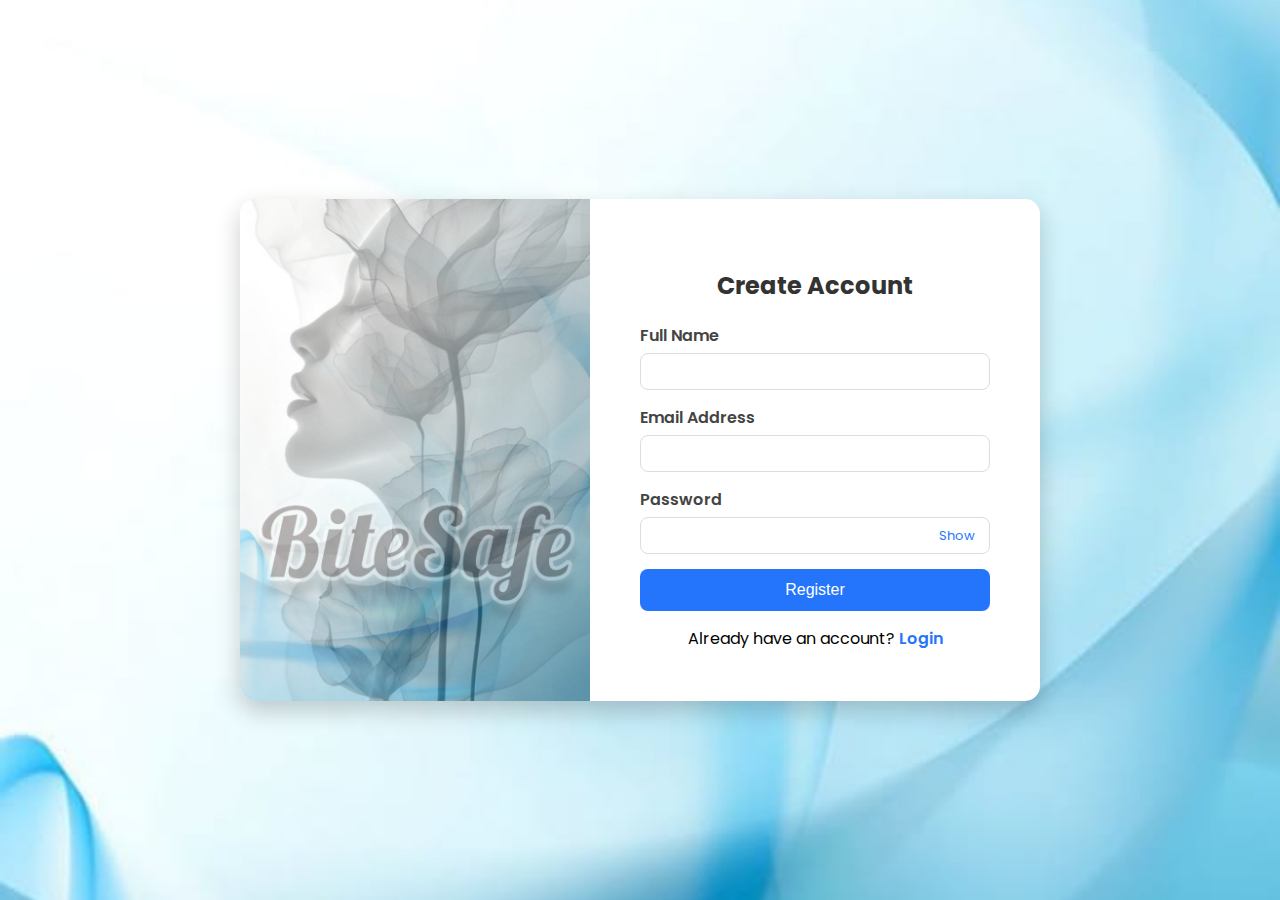
<file: index.html>
<!DOCTYPE html>
<html lang="en">
<head>
  <meta charset="UTF-8">
  <title>BiteSafe | Register</title>
  <link href="https://fonts.googleapis.com/css2?family=Poppins:wght@400;600&display=swap" rel="stylesheet">
  <style>
    body {
      font-family: 'Poppins', sans-serif;
      background: url('bg1.jpeg')no-repeat center center/cover;
      height: 100vh;
      margin: 0;
      display: flex;
      justify-content: center;
      align-items: center;
    }
    .main-wrapper {
    display: flex;
      background: #fff;
      border-radius: 15px;
      box-shadow: 0 10px 25px rgba(0,0,0,0.2);
      overflow: hidden;
      max-width: 800px;
      width: 100%;
    }
    .image-side {
      background: url('bg.jpeg') no-repeat center center/cover;
      width: 50%;
      min-height: 100px;
    }
    .container {
      padding: 50px;
      width: 50%;
    }
        .container h2 {
      text-align: center;
      margin-bottom: 20px;
      color: #333;
        }
        .form-group {
        margin-bottom: 15px;
        position: relative;
        }
.form-group label {
      display: block;
      margin-bottom: 5px;
      font-weight: 600;
      color: #444;
    }
    .form-group input {
      width: 100%;
      padding: 10px;
      border: 1px solid #ddd;
      border-radius: 8px;
      outline: none;
      transition: border-color 0.3s;
      box-sizing: border-box;
    }
    .toggle {
      position: absolute;
      right: 15px;
      top: 50%;
      transform: translateY(-50%);
      font-size: 13px;
      color: #2575fc;
      cursor: pointer;
}
          .form-group input:focus {
      border-color: #2575fc;
          }
              button {
                width: 100%;
                padding: 12px;
background: #2575fc;
      border: none;
      border-radius: 8px;
      color: #fff;
      font-size: 16px;
      cursor: pointer;
      transition: background 0.3s;
    }
    button:hover {
      background: #1b5edb;
    }
    .login-link {
      margin-top: 15px;
      text-align: center;
    }
    .login-link a {
      color: #2575fc;
      text-decoration: none;
      font-weight: 600;
    }
        .login-link a:hover {
      text-decoration: underline;
        }
            @media (max-width: 768px) {
      .main-wrapper {
        flex-direction: column;
      }
      .image-side {
        width: 100%;
        height: 200px;
      }
      .container {
        width: 100%;
      }
    }
    </style>
</head>
<body>
  <div class="main-wrapper">
    <!-- Left side image -->
    <div class="image-side"></div>
    <!-- Right side form -->
    <div class="container">
      <h2>Create Account</h2>
    <form action="register.php" method="POST">
        <div class="form-group">
          <label for="name">Full Name</label>
          <input type="text" name="name" id="name" required>
        </div>
        <div class="form-group">
          <label for="email">Email Address</label>
          <input type="email" name="email" id="email" required>
        </div>
<div class="form-group">
  <label for="password">Password</label>
  <div style="position: relative;">
    <input type="password" name="password" id="password" required style="padding-right: 60px;">
    <span class="toggle" onclick="togglePassword('password', this)">Show</span>
  </div>
</div>
        <button type="submit" name="register">Register</button>
      </form>
      <div class="login-link">
        Already have an account? <a href="login.html">Login</a>
      </div>
    </div>
  </div>
  <script>
     function togglePassword(id, el) {
      const input = document.getElementById(id);
      if (input.type === "password") {
        input.type = "text";
        el.textContent = "Hide";
      } else {
        input.type = "password";
        el.textContent = "Show";
      }
    }
  </script>
</body>
</html>
</file>
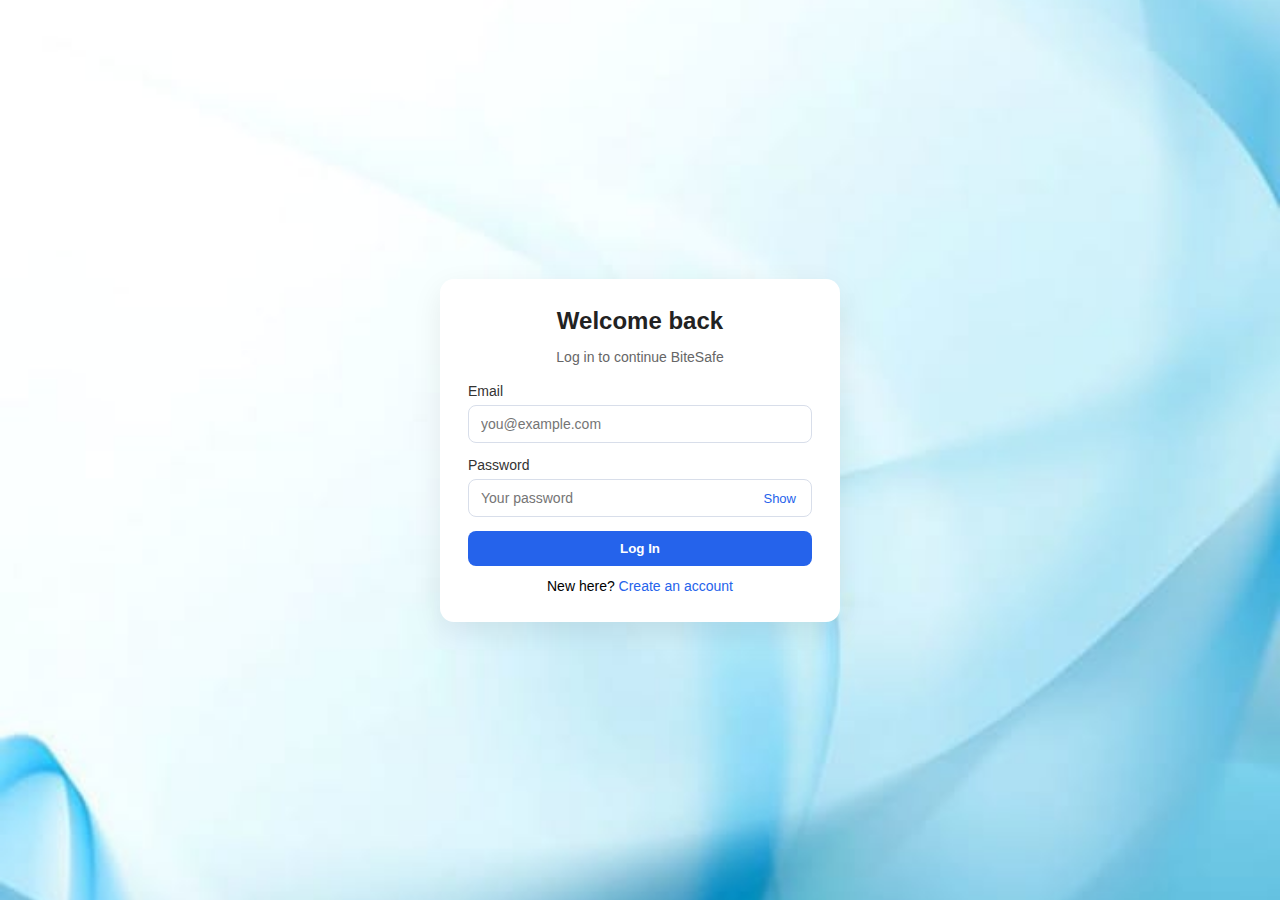
<file: login.html>
<!DOCTYPE html>
<html lang="en">
<head>
  <meta charset="UTF-8" />
  <meta name="viewport" content="width=device-width, initial-scale=1.0" />
  <title>BiteSafe | Login</title>
  <link rel="stylesheet" href="style.css" />
  <style>
    body {
      background: url('bg1.jpeg') no-repeat center center/cover;
      height: 100vh;
      margin: 0;
      display: flex;
      justify-content: center;
      align-items: center;
      font-family: 'Poppins', sans-serif;
    }
    .card {
      width: 100%;
      max-width: 400px;
      background: #fff;
      padding: 28px;
      border-radius: 14px;
      box-shadow: 0 10px 30px rgba(0, 0, 0, 0.08);
    }
    h2 {
      text-align: center;
      margin-bottom: 14px;
      color: #222;
    }
    .helper {
      text-align: center;
      margin: 10px 0 18px;
      color: #666;
      font-size: 14px;
    }
    .form-group {
      margin-bottom: 14px;
    }
    label {
      display: block;
      margin-bottom: 6px;
      color: #333;
      font-size: 14px;
    }
    input {
      width: 100%;
      padding: 10px 12px;
      border: 1px solid #d8deea;
      border-radius: 8px;
      font-size: 14px;
      outline: none;
    }
    input:focus {
      border-color: #7aa8ff;
      box-shadow: 0 0 0 3px rgba(122, 168, 255, 0.2);
    }
    .btn {
      width: 100%;
      padding: 10px 12px;
      border: 0;
      border-radius: 8px;
      font-weight: 600;
      cursor: pointer;
      transition: transform 0.05s ease;
    }
    .btn:active {
      transform: translateY(1px);
    }
    .btn-primary {
      background: #2563eb;
      color: #fff;
    }
    .btn-primary:hover {
      background: #1e56cc;
    }
    .linkline {
      text-align: center;
      margin-top: 12px;
      font-size: 14px;
    }
    .linkline a {
      color: #2563eb;
      text-decoration: none;
    }
    .linkline a:hover {
      text-decoration: underline;
    }
    .input-wrap {
      position: relative;
    }
    .input-wrap input {
      padding-right: 60px; /* space for toggle */
    }
    .toggle {
      position: absolute;
      right: 12px;
      top: 50%;
      transform: translateY(-50%);
      font-size: 13px;
      color: #2563eb;
      cursor: pointer;
      user-select: none;
      background-color: white;
      padding: 0 4px;
    }
  </style>
</head>
<body>
  <main class="card">
    <h2>Welcome back</h2>
    <p class="helper">Log in to continue BiteSafe</p>
    <form action="login.php" method="POST" id="loginForm" novalidate>
      <div class="form-group">
        <label for="login_email">Email</label>
        <input id="login_email" name="email" type="email"
               placeholder="you@example.com" required maxlength="100" />
      </div>
      <div class="form-group">
        <label for="login_password">Password</label>
        <div class="input-wrap">
          <input id="login_password" name="password" type="password" placeholder="Your password" required minlength="6" />
          <span class="toggle" id="toggleLoginPwd">Show</span>
        </div>
      </div>
      <button class="btn btn-primary" type="submit">Log In</button>
      <div class="linkline">New here? <a href="index.html">Create an account</a></div>
    </form>
  </main>
  <script>
    const toggle = document.getElementById('toggleLoginPwd');
    const passwordInput = document.getElementById('login_password');
    toggle.addEventListener('click', () => {
      const isHidden = passwordInput.type === 'password';
      passwordInput.type = isHidden ? 'text' : 'password';
      toggle.textContent = isHidden ? 'Hide' : 'Show';
    });
  </script>
</body>
</html>
</file>
<file: style.css>
/* Reset */
* { box-sizing: border-box;margin: 0;padding:0;}

body {
    font-family: system-ui, -apple-system, Segoe UI,Roboto,Arial, sans-serif;
    background: #f4f6fb;
    min-height:100vh;
    display: grid;
    place-items: center;
}

.card {
    width: 100%;
    max-width: 380px;
    background: #fff;
    padding: 28px;
    border-radius: 14px;
    box-shadow: 0 10px 30px rgba(0,0,0,0.08);
}

h2 { text-align: center;margin-bottom: 14px;color: #222;}
p.helper { text-align: center;margin: 10px 0 18px;color: #666;font-size: 14px;}

.form-group{margin-bottom: 14px;}
label { display: block;margin-bottom: 6px;color: #333;font-size: 14px;}
input {
    width: 100%;
    padding: 10px 12px;
    border: 1px solid #d8deea;
    border-radius: 8px;
    font-size: 14px;
    outline: none;
}
input:focus{ border-color: #7aa8ff;box-shadow: 0 0 0 3px rgba(122,168,255,0.2);}

.btn{
    width: 100%;
    padding: 10px 12px;
    border: 0;
    border-radius: 8px;
    font-weight: 600;
    cursor: pointer;
    transition: transform .05s ease;
}
.btn:active {transform: translateY(1px);}
.btn-primary { background: #2563eb;color: #fff;}
.btn-primary:hover { background: #1e56cc;}

.linkline{ text-align: center;margin-top: 12px;font-size: 14px;}
.linkline a{ color: #2563eb;text-decoration: none;}
.linkline a:hover {text-decoration: underline;}
.small {font-size: 12px;color: #666;margin-top: 4px;}

.toggle {
position: absolute;right: 12px;top: 50%;transform: translateY(-50%);
border: 0;background: transparent;cursor: pointer;font-size: 12px;color: #2563eb;
}
.inpunt-wrap {position: relative;}
</file>
